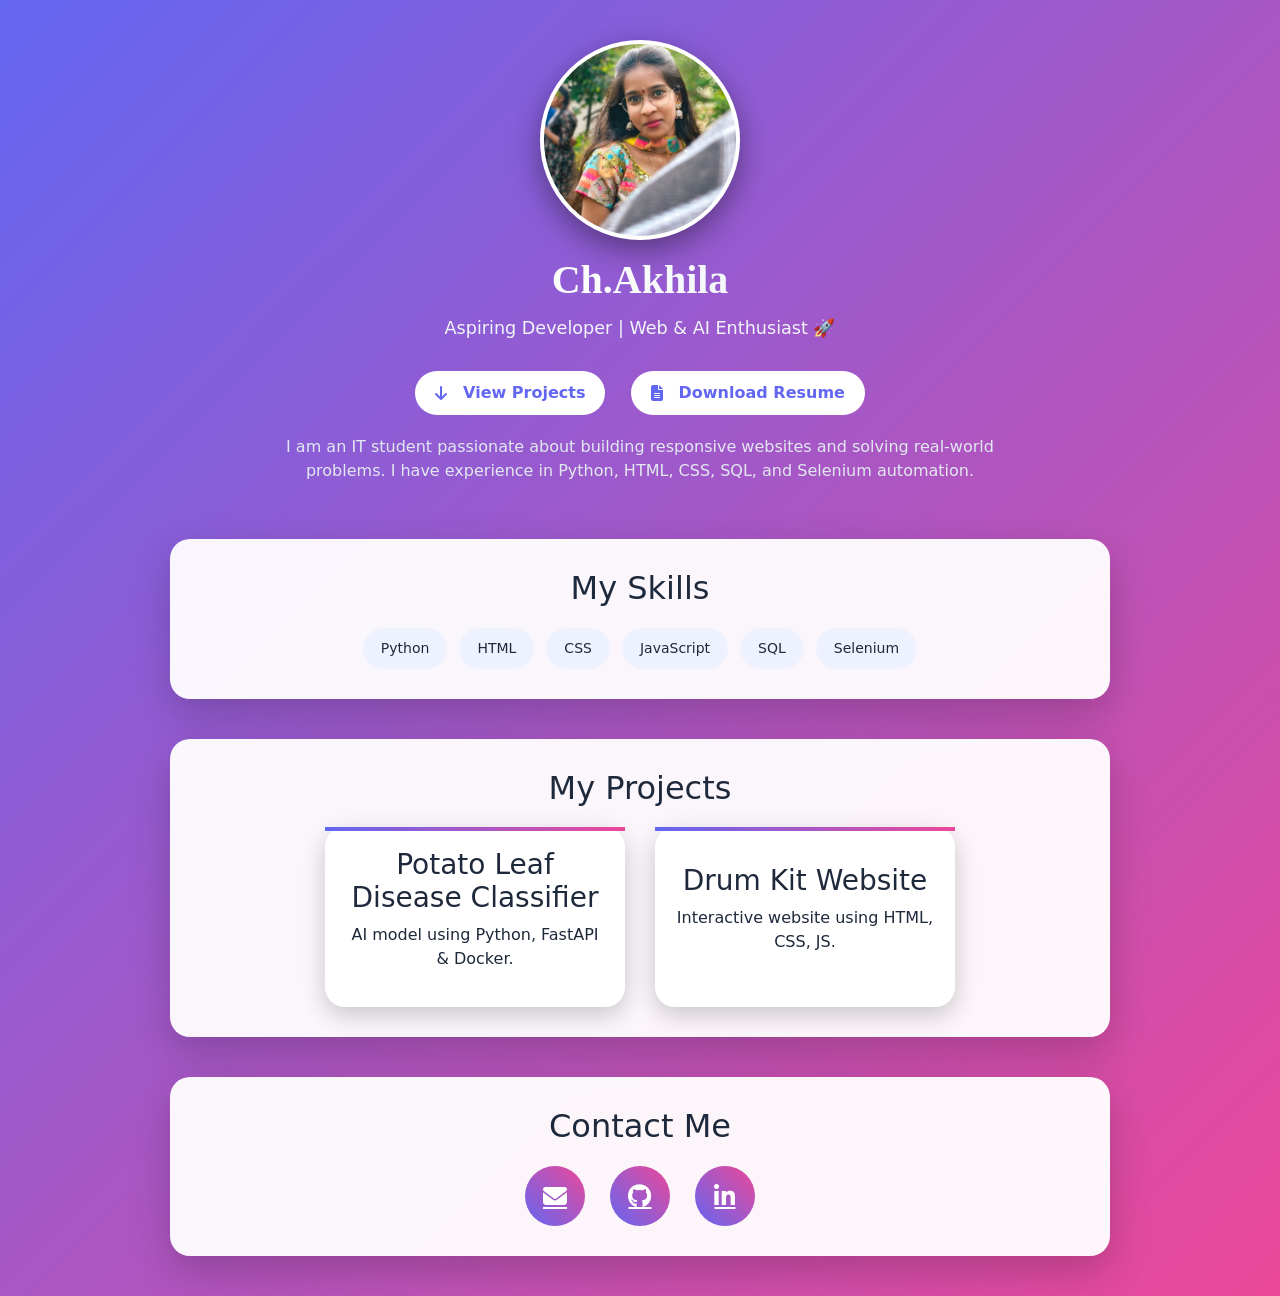
<file: index.html>
<!DOCTYPE html>
<html lang="en">
<head>
    <meta charset="UTF-8">
    <meta name="viewport" content="width=device-width, initial-scale=1.0">
    <title>Document</title>
    <link href="https://cdn.jsdelivr.net/npm/bootstrap@5.3.8/dist/css/bootstrap.min.css" rel="stylesheet" integrity="sha384-sRIl4kxILFvY47J16cr9ZwB07vP4J8+LH7qKQnuqkuIAvNWLzeN8tE5YBujZqJLB" crossorigin="anonymous">
    <link rel="stylesheet" href="./index.css">
    <link href="https://fonts.googleapis.com/css2?family=Cedarville+Cursive&family=Edu+NSW+ACT+Cursive:wght@400..700&family=Homemade+Apple&display=swap" rel="stylesheet">
    <link href="https://fonts.googleapis.com/css2?family=Cedarville+Cursive&family=Edu+NSW+ACT+Cursive:wght@400..700&family=Homemade+Apple&family=Momo+Signature&display=swap" rel="stylesheet">
    <link rel="stylesheet" href="https://cdnjs.cloudflare.com/ajax/libs/font-awesome/6.5.0/css/all.min.css">
</head>
<body>
<main>

    <div id="profile"></div>

    <div id="name">Ch.Akhila</div>

    <div id="tagline">
        Aspiring Developer | Web & AI Enthusiast 🚀
    </div>

    <div id="buttons">
        <a href="#projects">
            <i class="fas fa-arrow-down"></i>View Projects</a>
        <a href="./Akhila_Resume.pdf" target="_blank">
            <i class="fas fa-file-alt"></i> Download Resume</a>
    </div>

    <div id="about">
        <p>
        I am an IT student passionate about building responsive websites and solving real-world problems. 
        I have experience in Python, HTML, CSS, SQL, and Selenium automation.
        </p>
    </div>

    <div id="skills">
    <h2>My Skills</h2>

        <div class="skills-container">
            <span>Python</span>
            <span>HTML</span>
            <span>CSS</span>
            <span>JavaScript</span>
            <span>SQL</span>
            <span>Selenium</span>
        </div>
    </div>

    <section id="projects">
        <h2>My Projects</h2>

        <section id="title">

            <a href="#" class="project-link">
                <div class="project-card">
                    <h3>Potato Leaf Disease Classifier</h3>
                    <p>AI model using Python, FastAPI & Docker.</p>
                </div>
            </a>

            <a href="#" class="project-link">
                <div class="project-card">
                    <h3>Drum Kit Website</h3>
                    <p>Interactive website using HTML, CSS, JS.</p>
                </div>
            </a>

        </section>
    </section>

    <section id="contact">
        <h2>Contact Me</h2>

        <div class="social-icons">
            <a href="mailto:chakhila2005@gmail.com"><i class="fas fa-envelope"></i></a>
            <a href="https://github.com/ChAkhila10" target="_blank"><i class="fab fa-github"></i></a>
            <a href="https://linkedin.com/in/ch-akhila-938a9527b" target="_blank"><i class="fab fa-linkedin-in"></i></a>
        </div>
    </section>

</main>
</body>
</html>
</file>
<file: index.css>
*{
    padding: 0;
    margin: 0;
    box-sizing: border-box;
    transition: all 0.3s ease;
}

html{
    scroll-behavior: smooth;
}
:root{
    --primary: #6366f1;
    --secondary: #ec4899;
    --text: #1e293b;
}
body {
    background: linear-gradient(135deg, #6366f1, #ec4899);
    color: var(--text);
    min-height: 100vh;
}

main{
    width: 95%;
    margin: 20px auto;
    padding: 20px;

    display: flex;
    flex-direction: column;
    align-items: center; 
    text-align: center;
}

#profile{
    height: 200px;
    width: 200px;
    border-radius: 50%;
    background-image: url("profile.jpg");
    background-position: center;
    background-size: cover;

    border: 4px solid white;
    box-shadow: 0 10px 30px rgba(0,0,0,0.4);
}


#name{
    font-family: "Edu NSW ACT Cursive", cursive;
    font-size: 2.5rem;
    font-weight: 800;
    margin-top: 10px;

    background: linear-gradient(45deg, #fff, #f1f5f9);
    -webkit-background-clip: text;
    color: transparent;
}


#tagline{
    font-size: 1.1rem;
    color: #f1f5f9;
    margin-top: 5px;
}


#buttons{
    margin-top: 20px;
}
#buttons a i{
    margin-right: 8px;
    font-size: 16px;

}
#buttons a{
    text-decoration: none;
    margin: 10px;
    display: inline-flex;
    align-items: center;
    gap: 8px;
    padding: 10px 20px;
    border-radius: 25px;
    background: white;
    color: var(--primary);
    font-weight: 600;
}

#buttons a:hover i{
    transform: translateY(3px);
}


#skills, #projects, #contact{
    width: 80%;
    margin-top: 40px;
    padding: 30px;
    border-radius: 20px;
    background: rgba(255,255,255,0.95);
    box-shadow: 0 15px 40px rgba(0,0,0,0.2);
}

#about{
    width: 65%;
    color: #e2e8f0;
    margin-top: 10px;
}

h2{
    font-size: 2rem;
    margin-bottom: 20px;
}

.skills-container{
    display: flex;
    justify-content: center;
    flex-wrap: wrap;
    gap: 12px;
    margin-top: 15px;
}

.skills-container span{
    padding: 10px 18px;
    border-radius: 25px;
    background: #eef2ff;
    font-size: 14px;
    font-weight: 500;
    cursor: pointer;
}


.skills-container span:hover{
    background: linear-gradient(45deg, #6366f1, #ec4899);
    color: white;
    transform: scale(1.1);
}


#title{
    display: flex;
    justify-content: center;
    gap: 30px;
    flex-wrap: wrap;
    align-items: stretch; /
}

.project-card{
    width: 300px;
    min-height: 180px; 
    padding: 20px;
    display: flex;
    flex-direction: column;
    justify-content: center;
    border-radius: 20px;
    background: white;
    position: relative;
    box-shadow: 0 8px 25px rgba(0,0,0,0.2);
    cursor: pointer;
}


.project-card::before{
    content: "";
    height: 4px;
    width: 100%;
    background: linear-gradient(90deg, var(--primary), var(--secondary));
    position: absolute;
    top: 0;
    left: 0;
}
.project-link{
    text-decoration: none;
    color: inherit;
}
.project-card:hover{
    transform: translateY(-12px) scale(1.04);
    box-shadow: 0 20px 50px rgba(0,0,0,0.3);
}

.project-card a{
    display: inline-block;
    margin-top: 10px;
    padding: 8px 15px;
    border-radius: 20px;
    background: var(--primary);
    color: white;
    text-decoration: none;
    font-size: 14px;
}

.project-card a:hover{
    background: var(--secondary);
}

.social-icons{
    display: flex;
    justify-content: center;
    gap: 25px;
}

.social-icons a{
    height: 60px;
    width: 60px;
    border-radius: 50%;

    display: flex;
    justify-content: center;
    align-items: center;

    font-size: 24px;
    color: white;

    background: linear-gradient(45deg, var(--primary), var(--secondary));
}

.social-icons a:hover{
    transform: translateY(-8px) scale(1.1);
}


main{
    animation: fadeIn 1s ease;
}

@keyframes fadeIn{
    from{
        opacity: 0;
        transform: translateY(20px);
    }
    to{
        opacity: 1;
        transform: translateY(0);
    }
}
</file>
